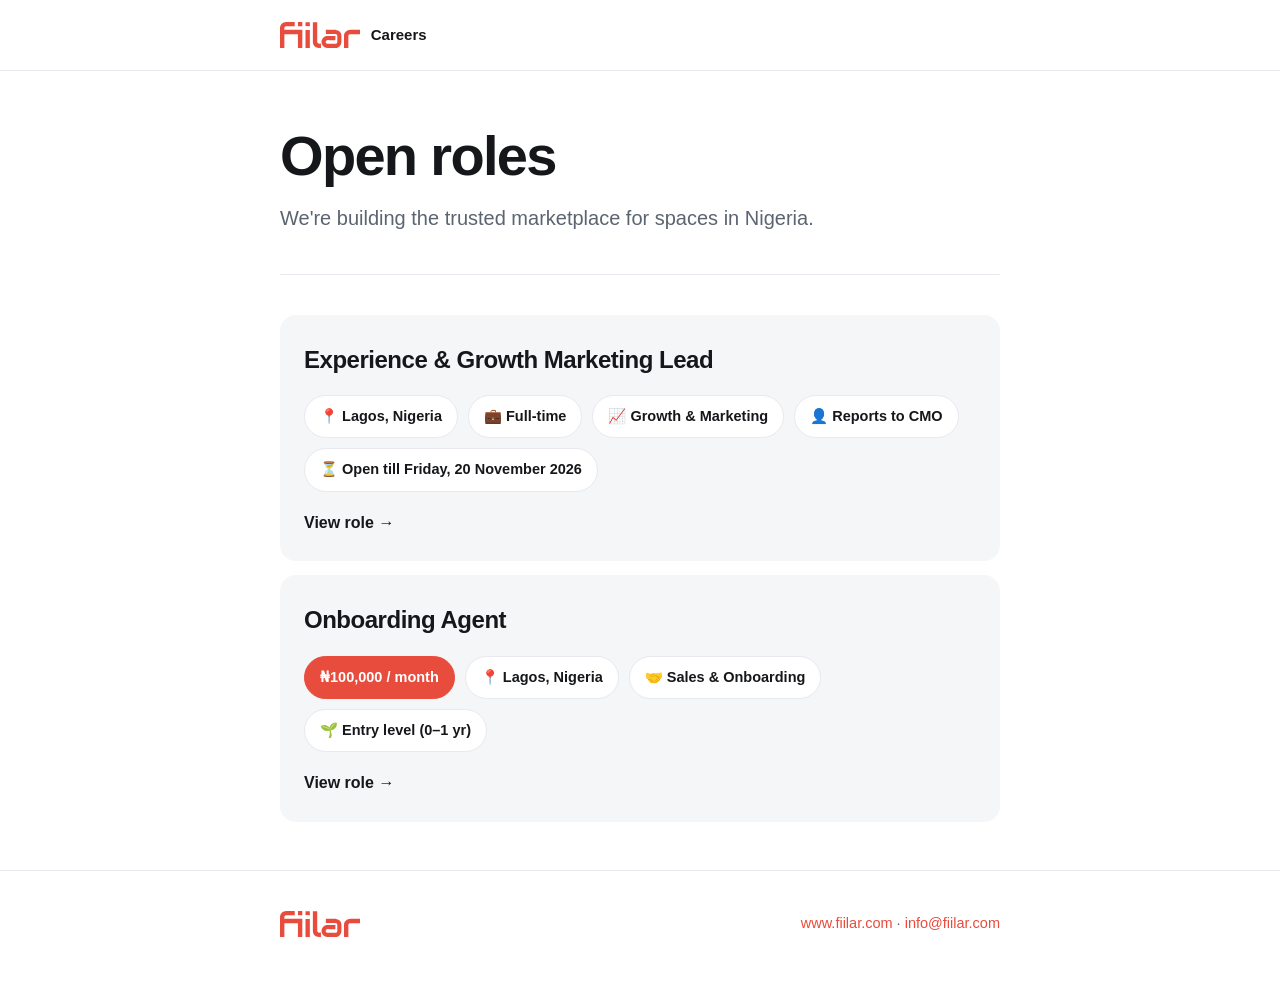
<file: index.html>
<!DOCTYPE html>
<!-- Generated by build.mjs from jobs.mjs. Edit those, then run: node build.mjs -->
<html lang="en">
<head>
  <meta charset="UTF-8" />
  <meta name="viewport" content="width=device-width, initial-scale=1.0" />
  <title>Careers at Fiilar · Open roles in Lagos</title>
  <link rel="icon" type="image/png" href="logo-icon.png" />
  <meta name="description" content="Fiilar is hiring in Lagos: Experience &amp; Growth Marketing Lead, Onboarding Agent. See the roles and apply." />

  <meta property="og:title" content="We're hiring at Fiilar" />
  <meta property="og:description" content="Open roles in Lagos: Experience &amp; Growth Marketing Lead, Onboarding Agent. Apply today." />
  <meta property="og:type" content="website" />
  <meta property="og:url" content="https://careers.fiilar.com/" />
  <meta property="og:image" content="https://careers.fiilar.com/experience-growth-marketing-lead/og.jpg" />
  <meta property="og:image:alt" content="We're hiring: Experience &amp; Growth Marketing Lead at Fiilar" />
  <meta name="twitter:card" content="summary" />

  <link rel="stylesheet" href="styles.css" />
</head>
<body>

  <header>
    <div class="wrap header-row">
      <a class="logo" href="./"><img src="logo.svg" alt="Fiilar" /><span>Careers</span></a>
    </div>
  </header>

  <main>
    <div class="wrap">
      <section class="hero">
        <h1>Open roles</h1>
        <p class="lede">We're building the trusted marketplace for spaces in Nigeria.</p>
      </section>

      <section class="block">
        <div class="roles">
          <a class="role" href="experience-growth-marketing-lead/">
            <h2>Experience &amp; Growth Marketing Lead</h2>
            <div class="chips">
              <span class="chip">📍 Lagos, Nigeria</span>
              <span class="chip">💼 Full-time</span>
              <span class="chip">📈 Growth &amp; Marketing</span>
              <span class="chip">👤 Reports to CMO</span>
              <span class="chip">⏳ Open till Friday, 20 November 2026</span>
            </div>
            <span class="more">View role →</span>
          </a>
          <a class="role" href="onboarding-agent/">
            <h2>Onboarding Agent</h2>
            <div class="chips">
              <span class="chip pay money">₦100,000 / month</span>
              <span class="chip">📍 Lagos, Nigeria</span>
              <span class="chip">🤝 Sales &amp; Onboarding</span>
              <span class="chip">🌱 Entry level (0–1 yr)</span>
            </div>
            <span class="more">View role →</span>
          </a>
        </div>
      </section>
    </div>
  </main>

  <footer>
    <div class="wrap footer-row">
      <div class="logo"><img src="logo.svg" alt="Fiilar" /></div>
      <div>
        <a href="https://www.fiilar.com" target="_blank" rel="noopener">www.fiilar.com</a> ·
        <a href="mailto:info@fiilar.com">info@fiilar.com</a>
      </div>
    </div>
  </footer>

  <script>
    // Many in-app browsers refuse navigator.clipboard; execCommand still copies there.
    const copy = async (text) => {
      try { await navigator.clipboard.writeText(text); return true } catch {}
      const t = Object.assign(document.createElement("textarea"), { value: text })
      document.body.append(t)
      t.select()
      const ok = document.execCommand("copy")
      t.remove()
      return ok
    }
    for (const b of document.querySelectorAll("[data-copy]")) {
      b.hidden = false
      b.addEventListener("click", async () => {
        if (!(await copy(b.dataset.copy))) return
        b.textContent = "Copied"
        setTimeout(() => (b.textContent = "Copy"), 2000)
      })
    }
  </script>

</body>
</html>
</file>
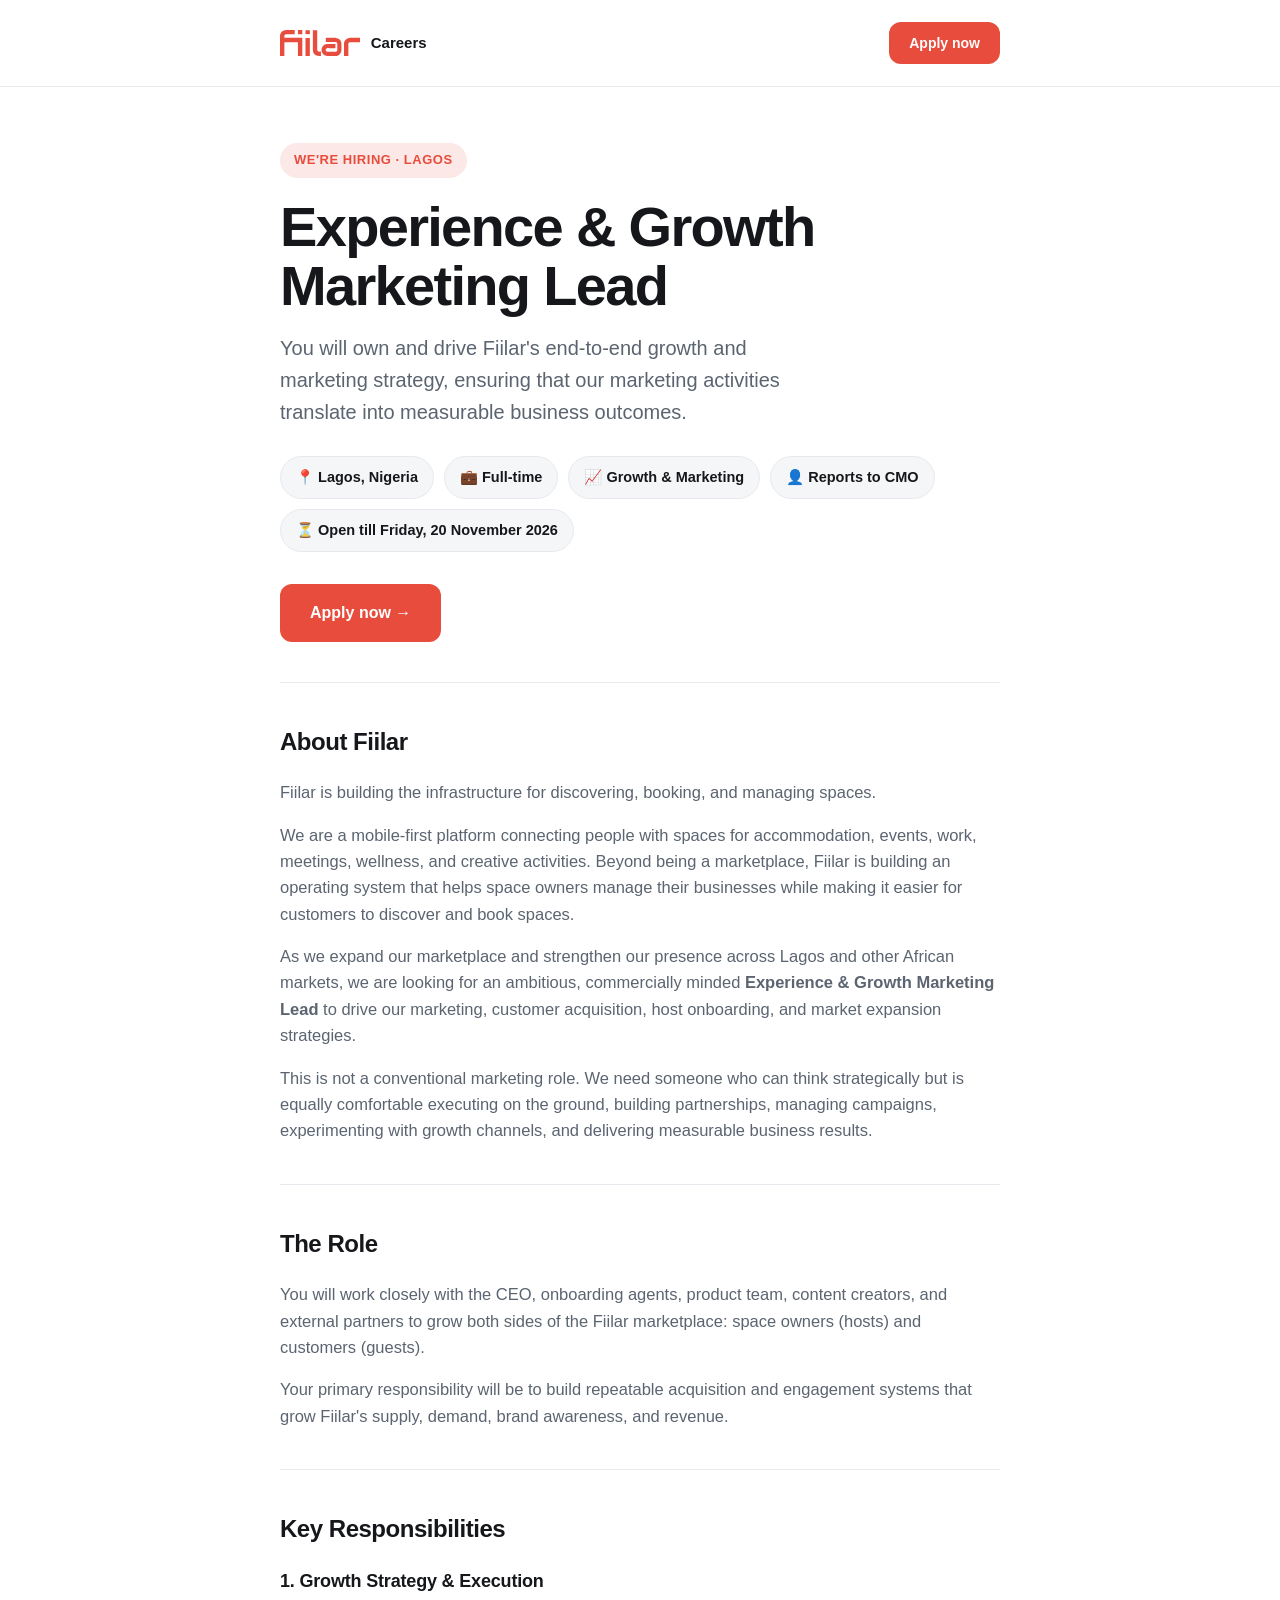
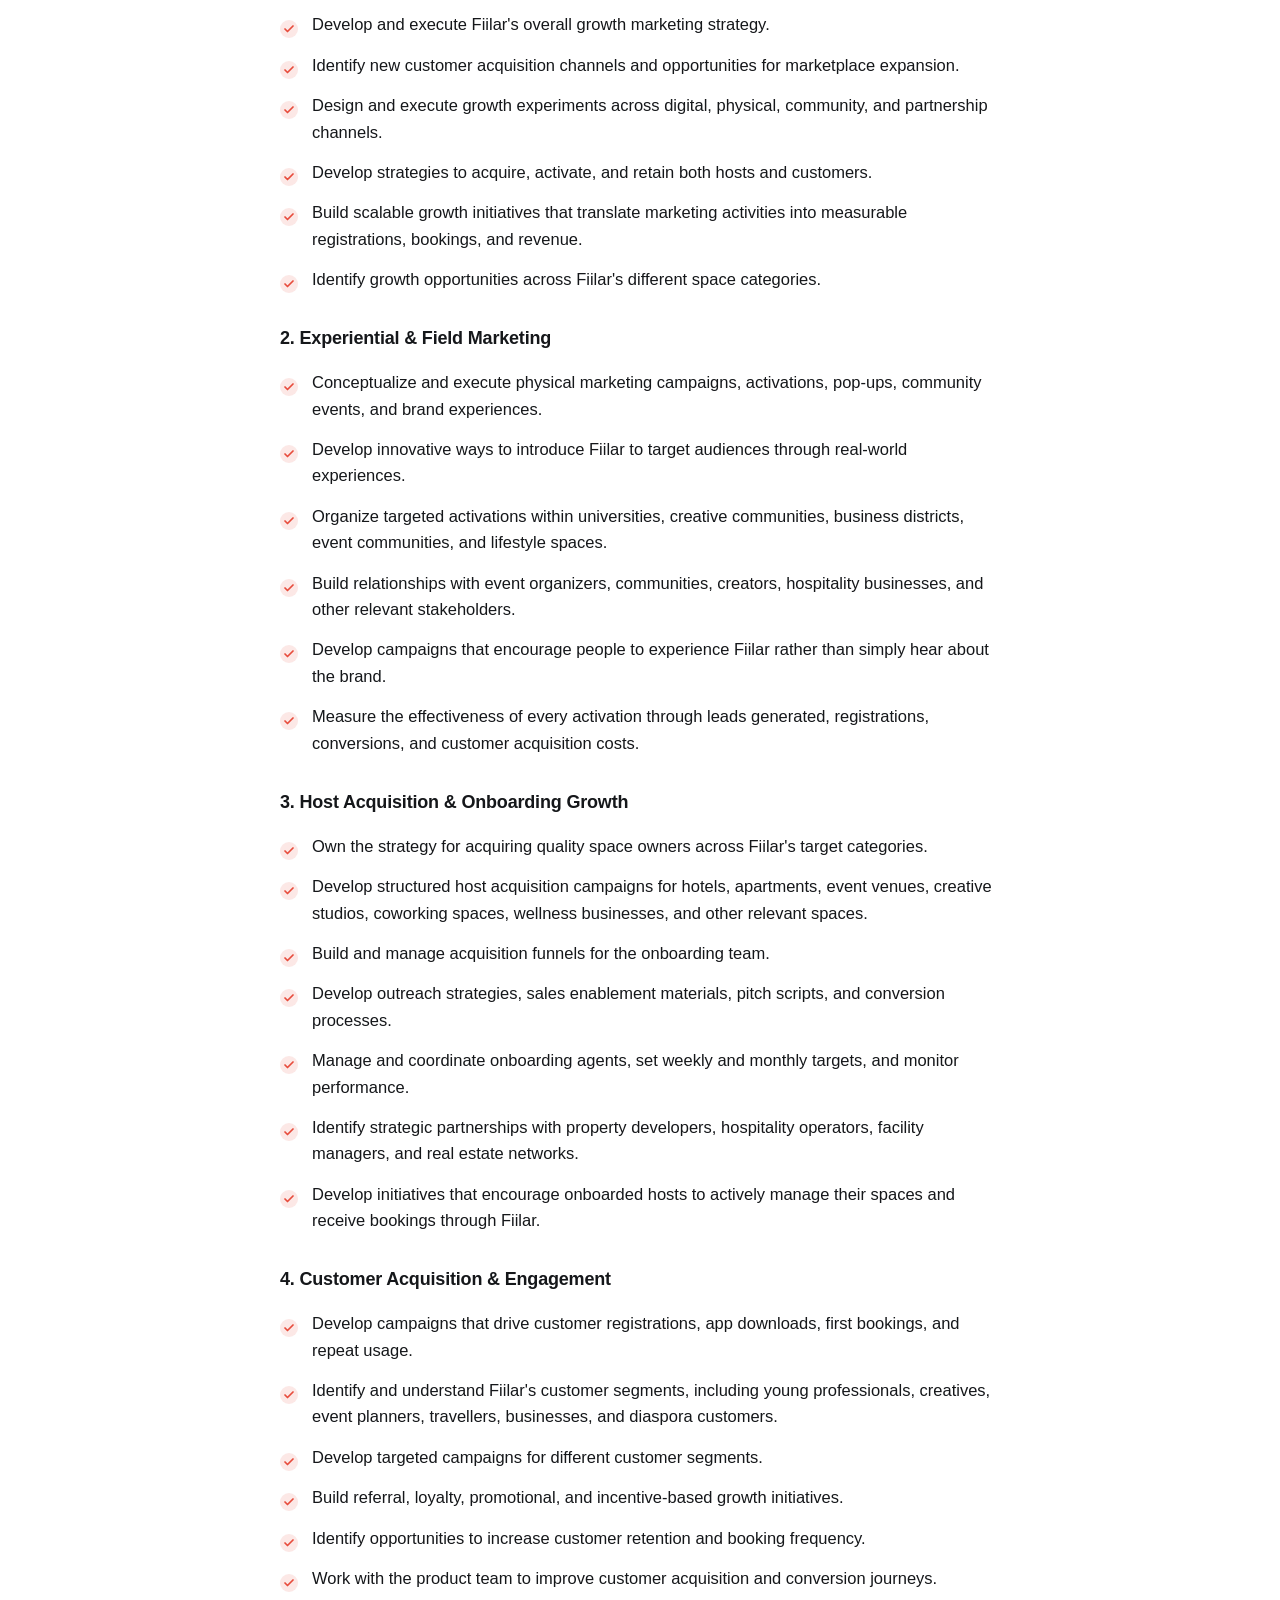
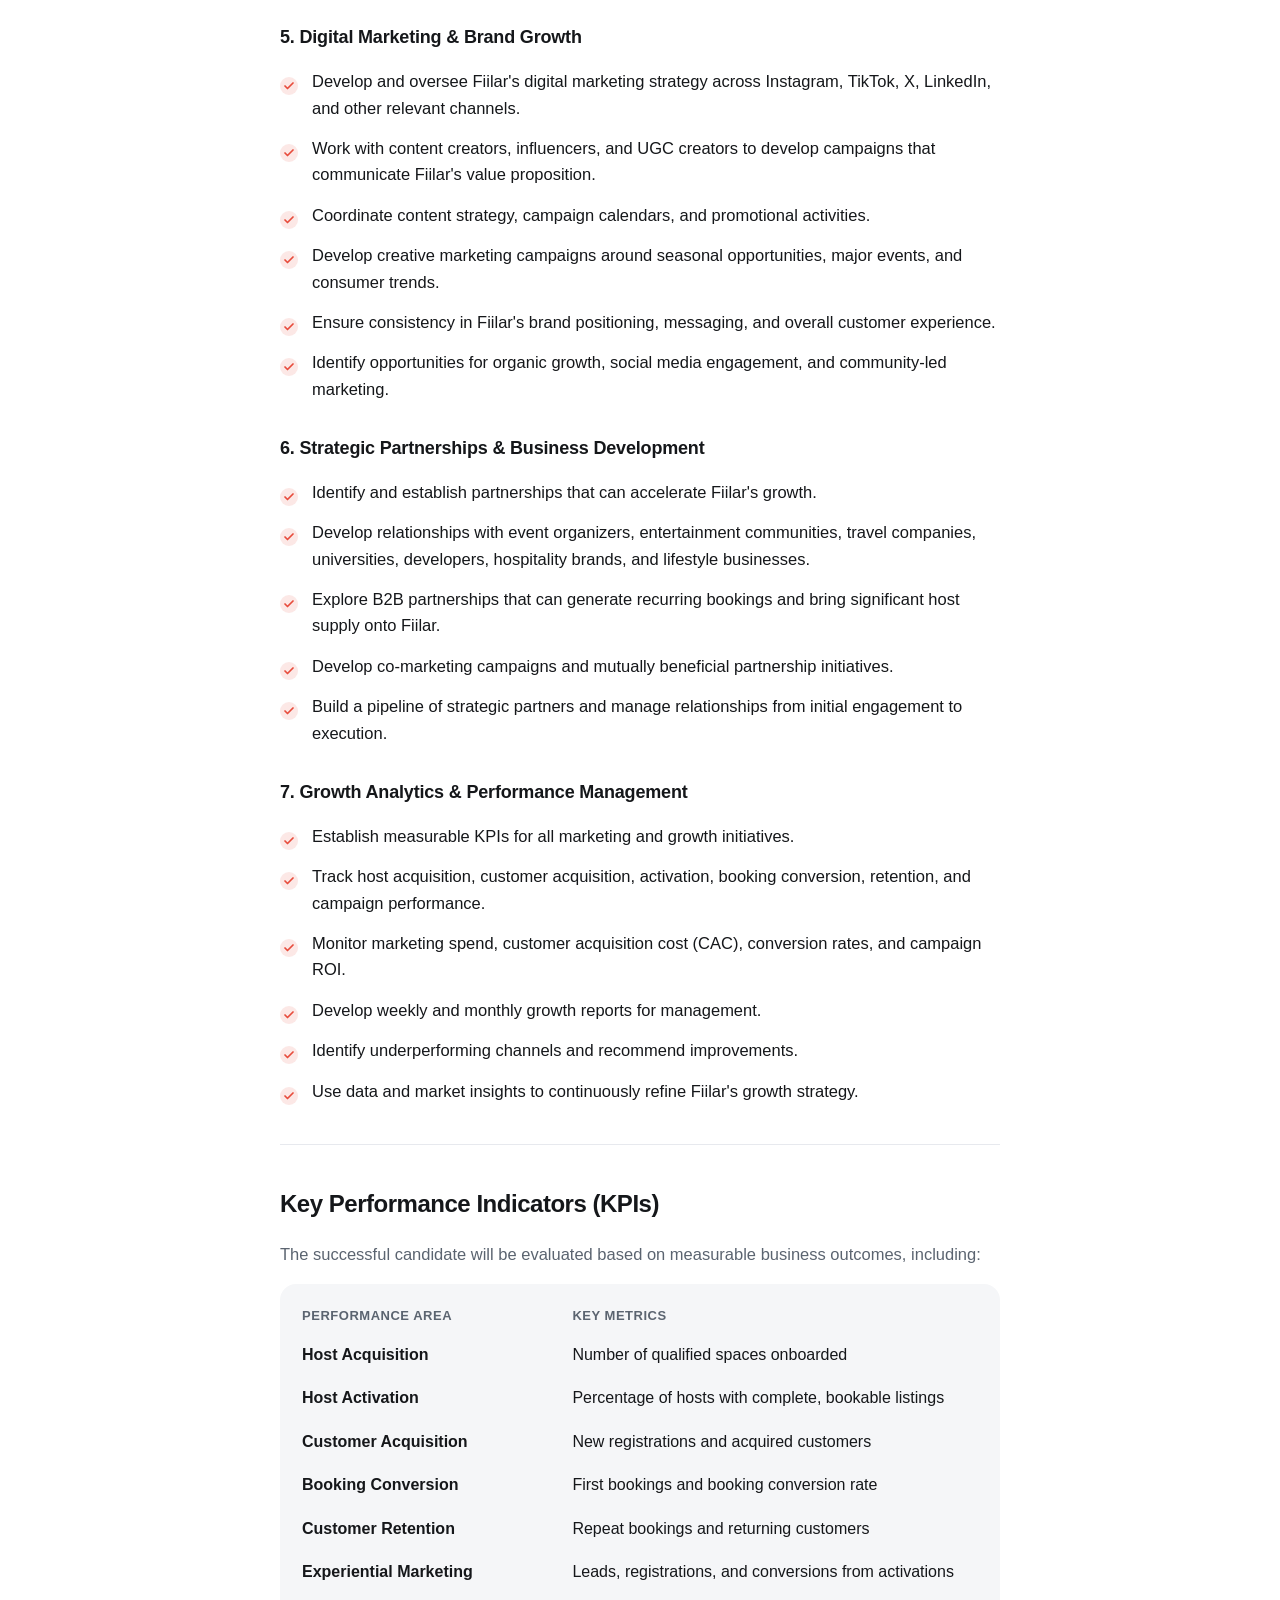
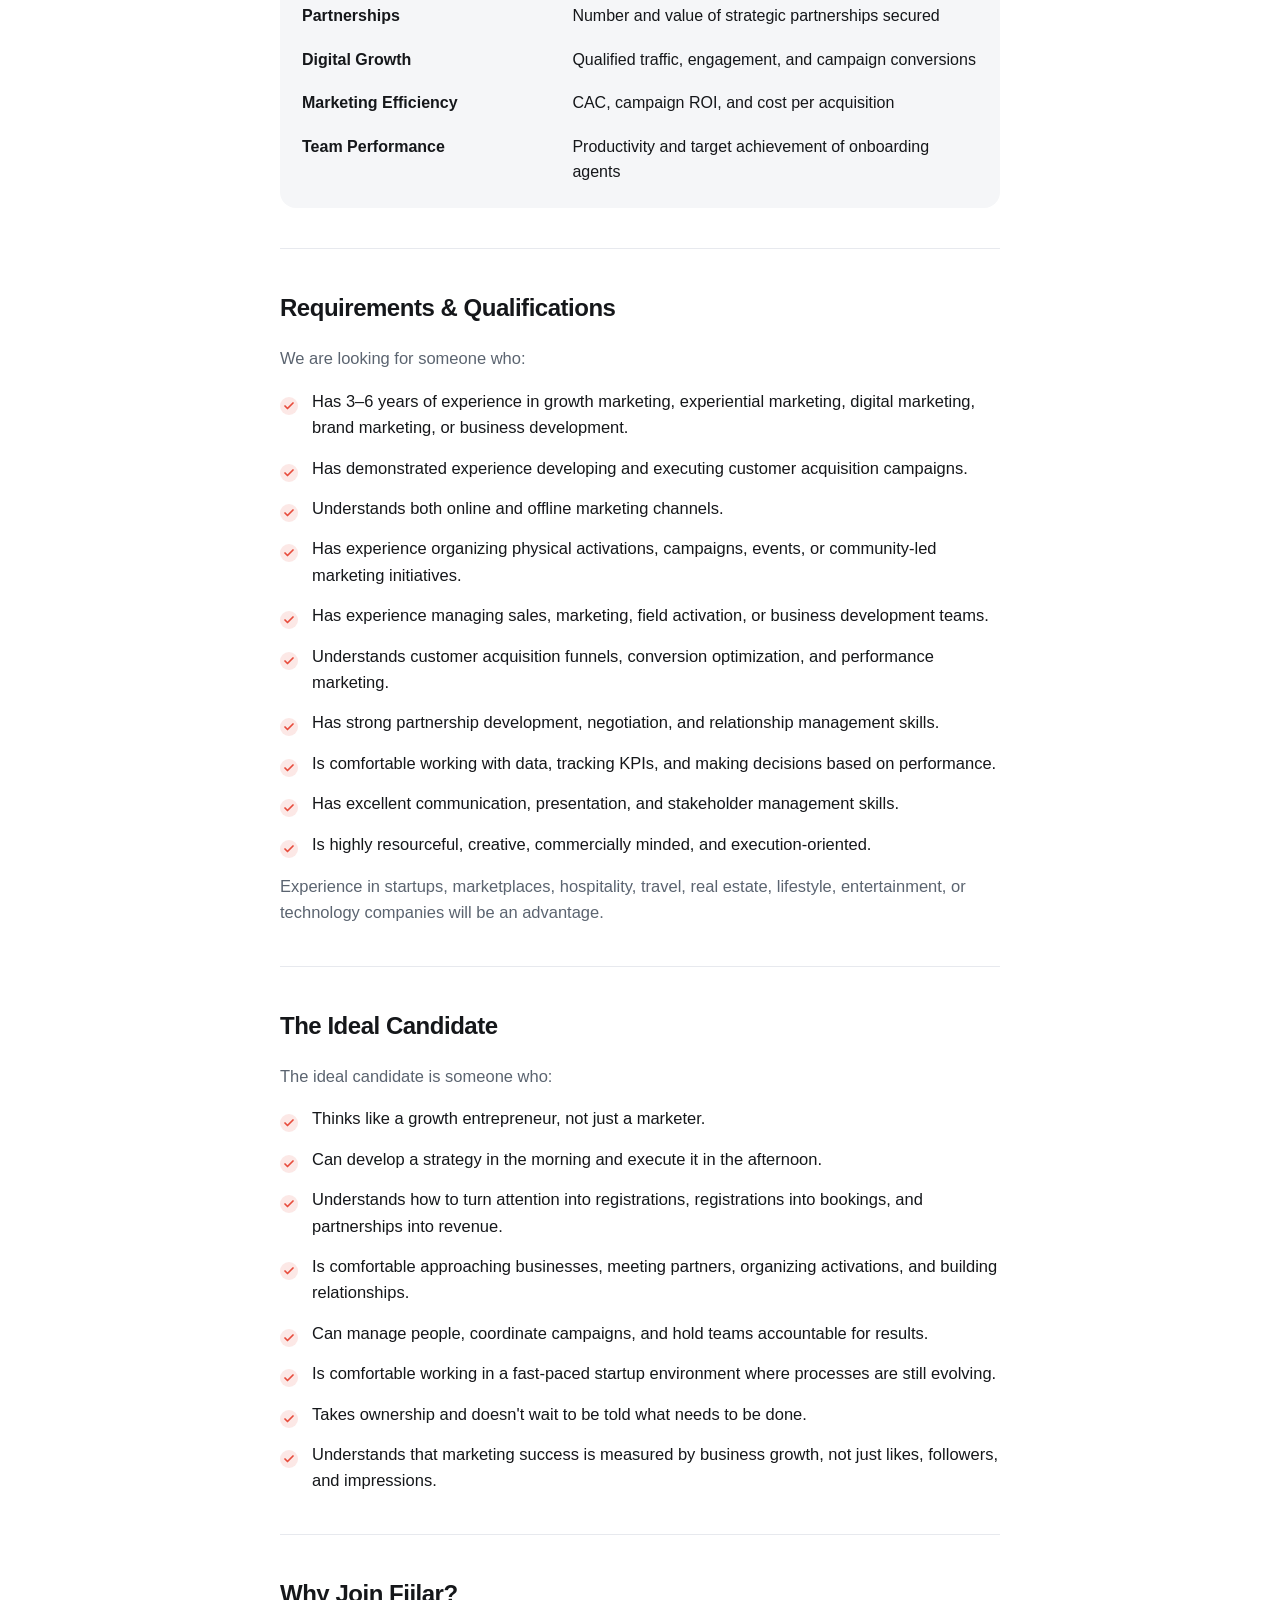
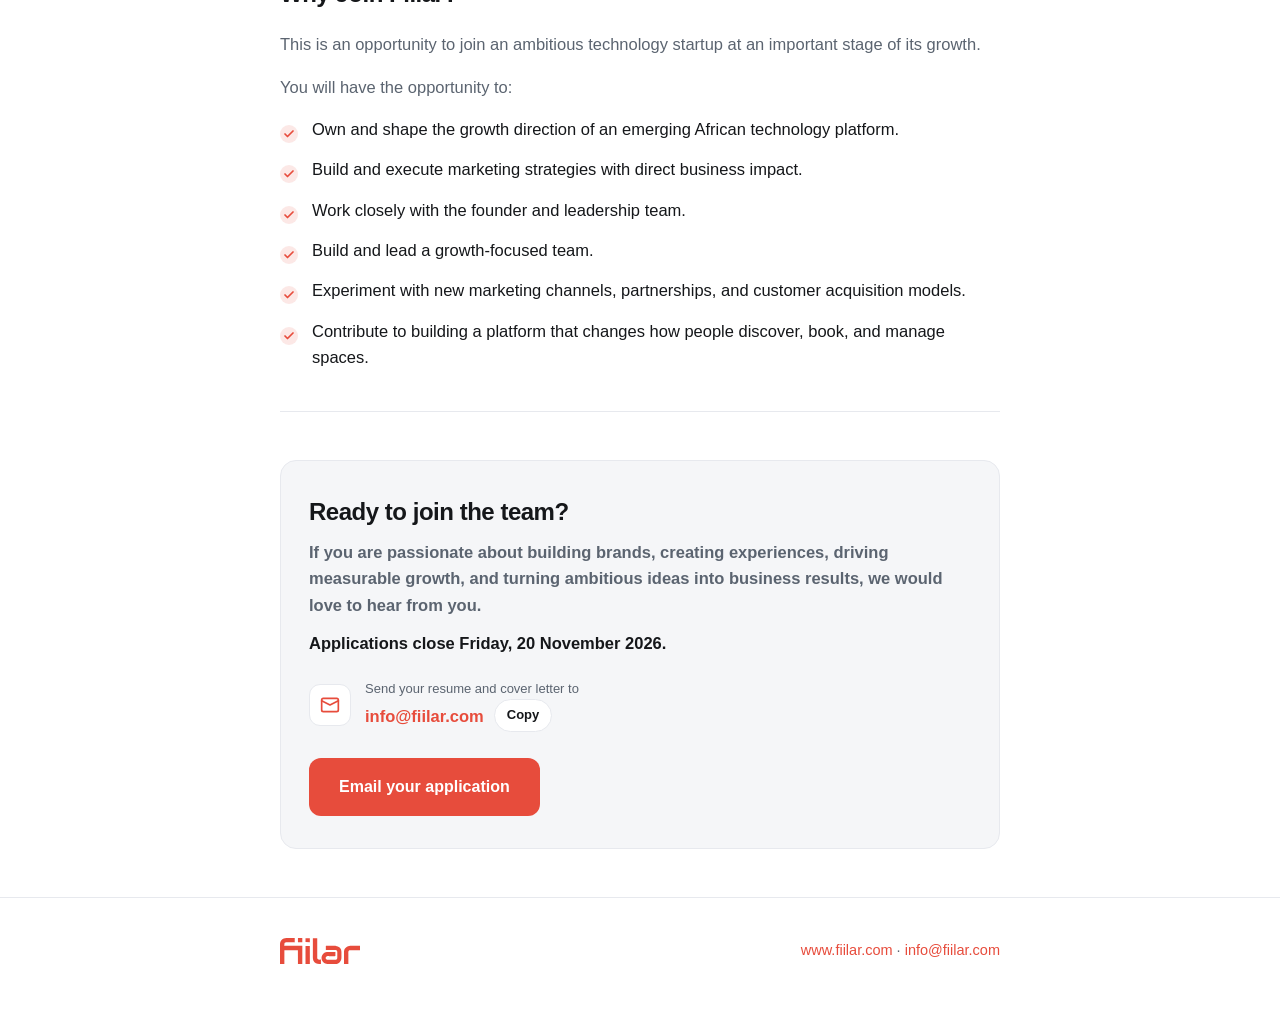
<file: experience-growth-marketing-lead/index.html>
<!DOCTYPE html>
<!-- Generated by build.mjs from jobs.mjs. Edit those, then run: node build.mjs -->
<html lang="en">
<head>
  <meta charset="UTF-8" />
  <meta name="viewport" content="width=device-width, initial-scale=1.0" />
  <title>Experience &amp; Growth Marketing Lead · Fiilar Careers (Lagos)</title>
  <link rel="icon" type="image/png" href="../logo-icon.png" />
  <meta name="description" content="Fiilar is hiring an Experience &amp; Growth Marketing Lead in Lagos. Full-time, reporting to the CMO. Own and drive Fiilar's end-to-end growth and marketing strategy. Open till Friday, 20 November 2026." />

  <meta property="og:title" content="We're hiring: Experience &amp; Growth Marketing Lead at Fiilar" />
  <meta property="og:description" content="Full-time · Lagos · Reports to the CMO. Own Fiilar's growth and marketing. Open till Friday, 20 November 2026." />
  <meta property="og:type" content="website" />
  <meta property="og:url" content="https://careers.fiilar.com/experience-growth-marketing-lead/" />
  <meta property="og:image" content="https://careers.fiilar.com/experience-growth-marketing-lead/og.jpg" />
  <meta property="og:image:alt" content="We're hiring: Experience &amp; Growth Marketing Lead at Fiilar" />
  <meta name="twitter:card" content="summary" />

  <link rel="stylesheet" href="../styles.css" />
</head>
<body>

  <header>
    <div class="wrap header-row">
      <a class="logo" href="../"><img src="../logo.svg" alt="Fiilar" /><span>Careers</span></a>
      <a class="cta" style="margin:0; padding:10px 20px; font-size:14px;" href="#apply">Apply now</a>
    </div>
  </header>

  <main>
    <div class="wrap">
      <section class="hero">
        <span class="tag">We're hiring · Lagos</span>
        <h1>Experience &amp; Growth Marketing Lead</h1>
        <p class="lede">You will own and drive Fiilar's end-to-end growth and marketing strategy, ensuring that our marketing activities translate into measurable business outcomes.</p>

        <div class="chips">
          <span class="chip">📍 Lagos, Nigeria</span>
          <span class="chip">💼 Full-time</span>
          <span class="chip">📈 Growth &amp; Marketing</span>
          <span class="chip">👤 Reports to CMO</span>
          <span class="chip">⏳ Open till Friday, 20 November 2026</span>
        </div>

        <a class="cta" href="#apply">Apply now →</a>
      </section>

      <section class="block">
        <h2>About Fiilar</h2>
        <p>Fiilar is building the infrastructure for discovering, booking, and managing spaces.</p>
        <p>We are a mobile-first platform connecting people with spaces for accommodation, events, work, meetings, wellness, and creative activities. Beyond being a marketplace, Fiilar is building an operating system that helps space owners manage their businesses while making it easier for customers to discover and book spaces.</p>
        <p>As we expand our marketplace and strengthen our presence across Lagos and other African markets, we are looking for an ambitious, commercially minded <strong>Experience &amp; Growth Marketing Lead</strong> to drive our marketing, customer acquisition, host onboarding, and market expansion strategies.</p>
        <p>This is not a conventional marketing role. We need someone who can think strategically but is equally comfortable executing on the ground, building partnerships, managing campaigns, experimenting with growth channels, and delivering measurable business results.</p>
      </section>

      <section class="block">
        <h2>The Role</h2>
        <p>You will work closely with the CEO, onboarding agents, product team, content creators, and external partners to grow both sides of the Fiilar marketplace: space owners (hosts) and customers (guests).</p>
        <p>Your primary responsibility will be to build repeatable acquisition and engagement systems that grow Fiilar's supply, demand, brand awareness, and revenue.</p>
      </section>

      <section class="block">
        <h2>Key Responsibilities</h2>
        <h3>1. Growth Strategy &amp; Execution</h3>
        <ul class="list">
          <li>Develop and execute Fiilar's overall growth marketing strategy.</li>
          <li>Identify new customer acquisition channels and opportunities for marketplace expansion.</li>
          <li>Design and execute growth experiments across digital, physical, community, and partnership channels.</li>
          <li>Develop strategies to acquire, activate, and retain both hosts and customers.</li>
          <li>Build scalable growth initiatives that translate marketing activities into measurable registrations, bookings, and revenue.</li>
          <li>Identify growth opportunities across Fiilar's different space categories.</li>
        </ul>
        <h3>2. Experiential &amp; Field Marketing</h3>
        <ul class="list">
          <li>Conceptualize and execute physical marketing campaigns, activations, pop-ups, community events, and brand experiences.</li>
          <li>Develop innovative ways to introduce Fiilar to target audiences through real-world experiences.</li>
          <li>Organize targeted activations within universities, creative communities, business districts, event communities, and lifestyle spaces.</li>
          <li>Build relationships with event organizers, communities, creators, hospitality businesses, and other relevant stakeholders.</li>
          <li>Develop campaigns that encourage people to experience Fiilar rather than simply hear about the brand.</li>
          <li>Measure the effectiveness of every activation through leads generated, registrations, conversions, and customer acquisition costs.</li>
        </ul>
        <h3>3. Host Acquisition &amp; Onboarding Growth</h3>
        <ul class="list">
          <li>Own the strategy for acquiring quality space owners across Fiilar's target categories.</li>
          <li>Develop structured host acquisition campaigns for hotels, apartments, event venues, creative studios, coworking spaces, wellness businesses, and other relevant spaces.</li>
          <li>Build and manage acquisition funnels for the onboarding team.</li>
          <li>Develop outreach strategies, sales enablement materials, pitch scripts, and conversion processes.</li>
          <li>Manage and coordinate onboarding agents, set weekly and monthly targets, and monitor performance.</li>
          <li>Identify strategic partnerships with property developers, hospitality operators, facility managers, and real estate networks.</li>
          <li>Develop initiatives that encourage onboarded hosts to actively manage their spaces and receive bookings through Fiilar.</li>
        </ul>
        <h3>4. Customer Acquisition &amp; Engagement</h3>
        <ul class="list">
          <li>Develop campaigns that drive customer registrations, app downloads, first bookings, and repeat usage.</li>
          <li>Identify and understand Fiilar's customer segments, including young professionals, creatives, event planners, travellers, businesses, and diaspora customers.</li>
          <li>Develop targeted campaigns for different customer segments.</li>
          <li>Build referral, loyalty, promotional, and incentive-based growth initiatives.</li>
          <li>Identify opportunities to increase customer retention and booking frequency.</li>
          <li>Work with the product team to improve customer acquisition and conversion journeys.</li>
        </ul>
        <h3>5. Digital Marketing &amp; Brand Growth</h3>
        <ul class="list">
          <li>Develop and oversee Fiilar's digital marketing strategy across Instagram, TikTok, X, LinkedIn, and other relevant channels.</li>
          <li>Work with content creators, influencers, and UGC creators to develop campaigns that communicate Fiilar's value proposition.</li>
          <li>Coordinate content strategy, campaign calendars, and promotional activities.</li>
          <li>Develop creative marketing campaigns around seasonal opportunities, major events, and consumer trends.</li>
          <li>Ensure consistency in Fiilar's brand positioning, messaging, and overall customer experience.</li>
          <li>Identify opportunities for organic growth, social media engagement, and community-led marketing.</li>
        </ul>
        <h3>6. Strategic Partnerships &amp; Business Development</h3>
        <ul class="list">
          <li>Identify and establish partnerships that can accelerate Fiilar's growth.</li>
          <li>Develop relationships with event organizers, entertainment communities, travel companies, universities, developers, hospitality brands, and lifestyle businesses.</li>
          <li>Explore B2B partnerships that can generate recurring bookings and bring significant host supply onto Fiilar.</li>
          <li>Develop co-marketing campaigns and mutually beneficial partnership initiatives.</li>
          <li>Build a pipeline of strategic partners and manage relationships from initial engagement to execution.</li>
        </ul>
        <h3>7. Growth Analytics &amp; Performance Management</h3>
        <ul class="list">
          <li>Establish measurable KPIs for all marketing and growth initiatives.</li>
          <li>Track host acquisition, customer acquisition, activation, booking conversion, retention, and campaign performance.</li>
          <li>Monitor marketing spend, customer acquisition cost (CAC), conversion rates, and campaign ROI.</li>
          <li>Develop weekly and monthly growth reports for management.</li>
          <li>Identify underperforming channels and recommend improvements.</li>
          <li>Use data and market insights to continuously refine Fiilar's growth strategy.</li>
        </ul>
      </section>

      <section class="block">
        <h2>Key Performance Indicators (KPIs)</h2>
        <p>The successful candidate will be evaluated based on measurable business outcomes, including:</p>
        <div class="table-wrap">
          <table class="data-table">
            <thead><tr><th>Performance Area</th><th>Key Metrics</th></tr></thead>
            <tbody>
              <tr><td>Host Acquisition</td><td>Number of qualified spaces onboarded</td></tr>
              <tr><td>Host Activation</td><td>Percentage of hosts with complete, bookable listings</td></tr>
              <tr><td>Customer Acquisition</td><td>New registrations and acquired customers</td></tr>
              <tr><td>Booking Conversion</td><td>First bookings and booking conversion rate</td></tr>
              <tr><td>Customer Retention</td><td>Repeat bookings and returning customers</td></tr>
              <tr><td>Experiential Marketing</td><td>Leads, registrations, and conversions from activations</td></tr>
              <tr><td>Partnerships</td><td>Number and value of strategic partnerships secured</td></tr>
              <tr><td>Digital Growth</td><td>Qualified traffic, engagement, and campaign conversions</td></tr>
              <tr><td>Marketing Efficiency</td><td>CAC, campaign ROI, and cost per acquisition</td></tr>
              <tr><td>Team Performance</td><td>Productivity and target achievement of onboarding agents</td></tr>
            </tbody>
          </table>
        </div>
      </section>

      <section class="block">
        <h2>Requirements &amp; Qualifications</h2>
        <p>We are looking for someone who:</p>
        <ul class="list">
          <li>Has 3–6 years of experience in growth marketing, experiential marketing, digital marketing, brand marketing, or business development.</li>
          <li>Has demonstrated experience developing and executing customer acquisition campaigns.</li>
          <li>Understands both online and offline marketing channels.</li>
          <li>Has experience organizing physical activations, campaigns, events, or community-led marketing initiatives.</li>
          <li>Has experience managing sales, marketing, field activation, or business development teams.</li>
          <li>Understands customer acquisition funnels, conversion optimization, and performance marketing.</li>
          <li>Has strong partnership development, negotiation, and relationship management skills.</li>
          <li>Is comfortable working with data, tracking KPIs, and making decisions based on performance.</li>
          <li>Has excellent communication, presentation, and stakeholder management skills.</li>
          <li>Is highly resourceful, creative, commercially minded, and execution-oriented.</li>
        </ul>
        <p>Experience in startups, marketplaces, hospitality, travel, real estate, lifestyle, entertainment, or technology companies will be an advantage.</p>
      </section>

      <section class="block">
        <h2>The Ideal Candidate</h2>
        <p>The ideal candidate is someone who:</p>
        <ul class="list">
          <li>Thinks like a growth entrepreneur, not just a marketer.</li>
          <li>Can develop a strategy in the morning and execute it in the afternoon.</li>
          <li>Understands how to turn attention into registrations, registrations into bookings, and partnerships into revenue.</li>
          <li>Is comfortable approaching businesses, meeting partners, organizing activations, and building relationships.</li>
          <li>Can manage people, coordinate campaigns, and hold teams accountable for results.</li>
          <li>Is comfortable working in a fast-paced startup environment where processes are still evolving.</li>
          <li>Takes ownership and doesn't wait to be told what needs to be done.</li>
          <li>Understands that marketing success is measured by business growth, not just likes, followers, and impressions.</li>
        </ul>
      </section>

      <section class="block">
        <h2>Why Join Fiilar?</h2>
        <p>This is an opportunity to join an ambitious technology startup at an important stage of its growth.</p>
        <p>You will have the opportunity to:</p>
        <ul class="list">
          <li>Own and shape the growth direction of an emerging African technology platform.</li>
          <li>Build and execute marketing strategies with direct business impact.</li>
          <li>Work closely with the founder and leadership team.</li>
          <li>Build and lead a growth-focused team.</li>
          <li>Experiment with new marketing channels, partnerships, and customer acquisition models.</li>
          <li>Contribute to building a platform that changes how people discover, book, and manage spaces.</li>
        </ul>
      </section>

      <section class="block" id="apply">
        <div class="apply-card">
          <h2>Ready to join the team?</h2>
          <p><strong>If you are passionate about building brands, creating experiences, driving measurable growth, and turning ambitious ideas into business results, we would love to hear from you.</strong></p>
          <p class="closes">Applications close Friday, 20 November 2026.</p>

          <div class="apply-methods">
            <div class="apply-row">
              <div class="ic">
                <svg width="20" height="20" viewBox="0 0 24 24" fill="none" stroke="currentColor" stroke-width="2" stroke-linecap="round" stroke-linejoin="round"><rect x="2" y="4" width="20" height="16" rx="2"/><path d="m22 7-10 5L2 7"/></svg>
              </div>
              <div>
                <div class="label">Send your resume and cover letter to</div>
                <div class="val"><a href="mailto:info@fiilar.com?subject=Application%3A%20Experience%20%26%20Growth%20Marketing%20Lead%20(Lagos)">info@fiilar.com</a> <button class="copy" type="button" data-copy="info@fiilar.com" hidden>Copy</button></div>
              </div>
            </div>
          </div>

          <div class="btns">
            <a class="cta" style="margin-top:0;" href="mailto:info@fiilar.com?subject=Application%3A%20Experience%20%26%20Growth%20Marketing%20Lead%20(Lagos)&amp;body=Hi%20Fiilar%20team%2C%0A%0AI'd%20like%20to%20apply%20for%20the%20Experience%20%26%20Growth%20Marketing%20Lead%20role.%0A%0AName%3A%0APhone%3A%0ALinkedIn%3A%0A%0AMy%20resume%20and%20cover%20letter%20are%20attached.%0A">Email your application</a>
          </div>
        </div>
      </section>
    </div>
  </main>

  <footer>
    <div class="wrap footer-row">
      <div class="logo"><img src="../logo.svg" alt="Fiilar" /></div>
      <div>
        <a href="https://www.fiilar.com" target="_blank" rel="noopener">www.fiilar.com</a> ·
        <a href="mailto:info@fiilar.com">info@fiilar.com</a>
      </div>
    </div>
  </footer>

  <script>
    // Many in-app browsers refuse navigator.clipboard; execCommand still copies there.
    const copy = async (text) => {
      try { await navigator.clipboard.writeText(text); return true } catch {}
      const t = Object.assign(document.createElement("textarea"), { value: text })
      document.body.append(t)
      t.select()
      const ok = document.execCommand("copy")
      t.remove()
      return ok
    }
    for (const b of document.querySelectorAll("[data-copy]")) {
      b.hidden = false
      b.addEventListener("click", async () => {
        if (!(await copy(b.dataset.copy))) return
        b.textContent = "Copied"
        setTimeout(() => (b.textContent = "Copy"), 2000)
      })
    }
  </script>

</body>
</html>
</file>
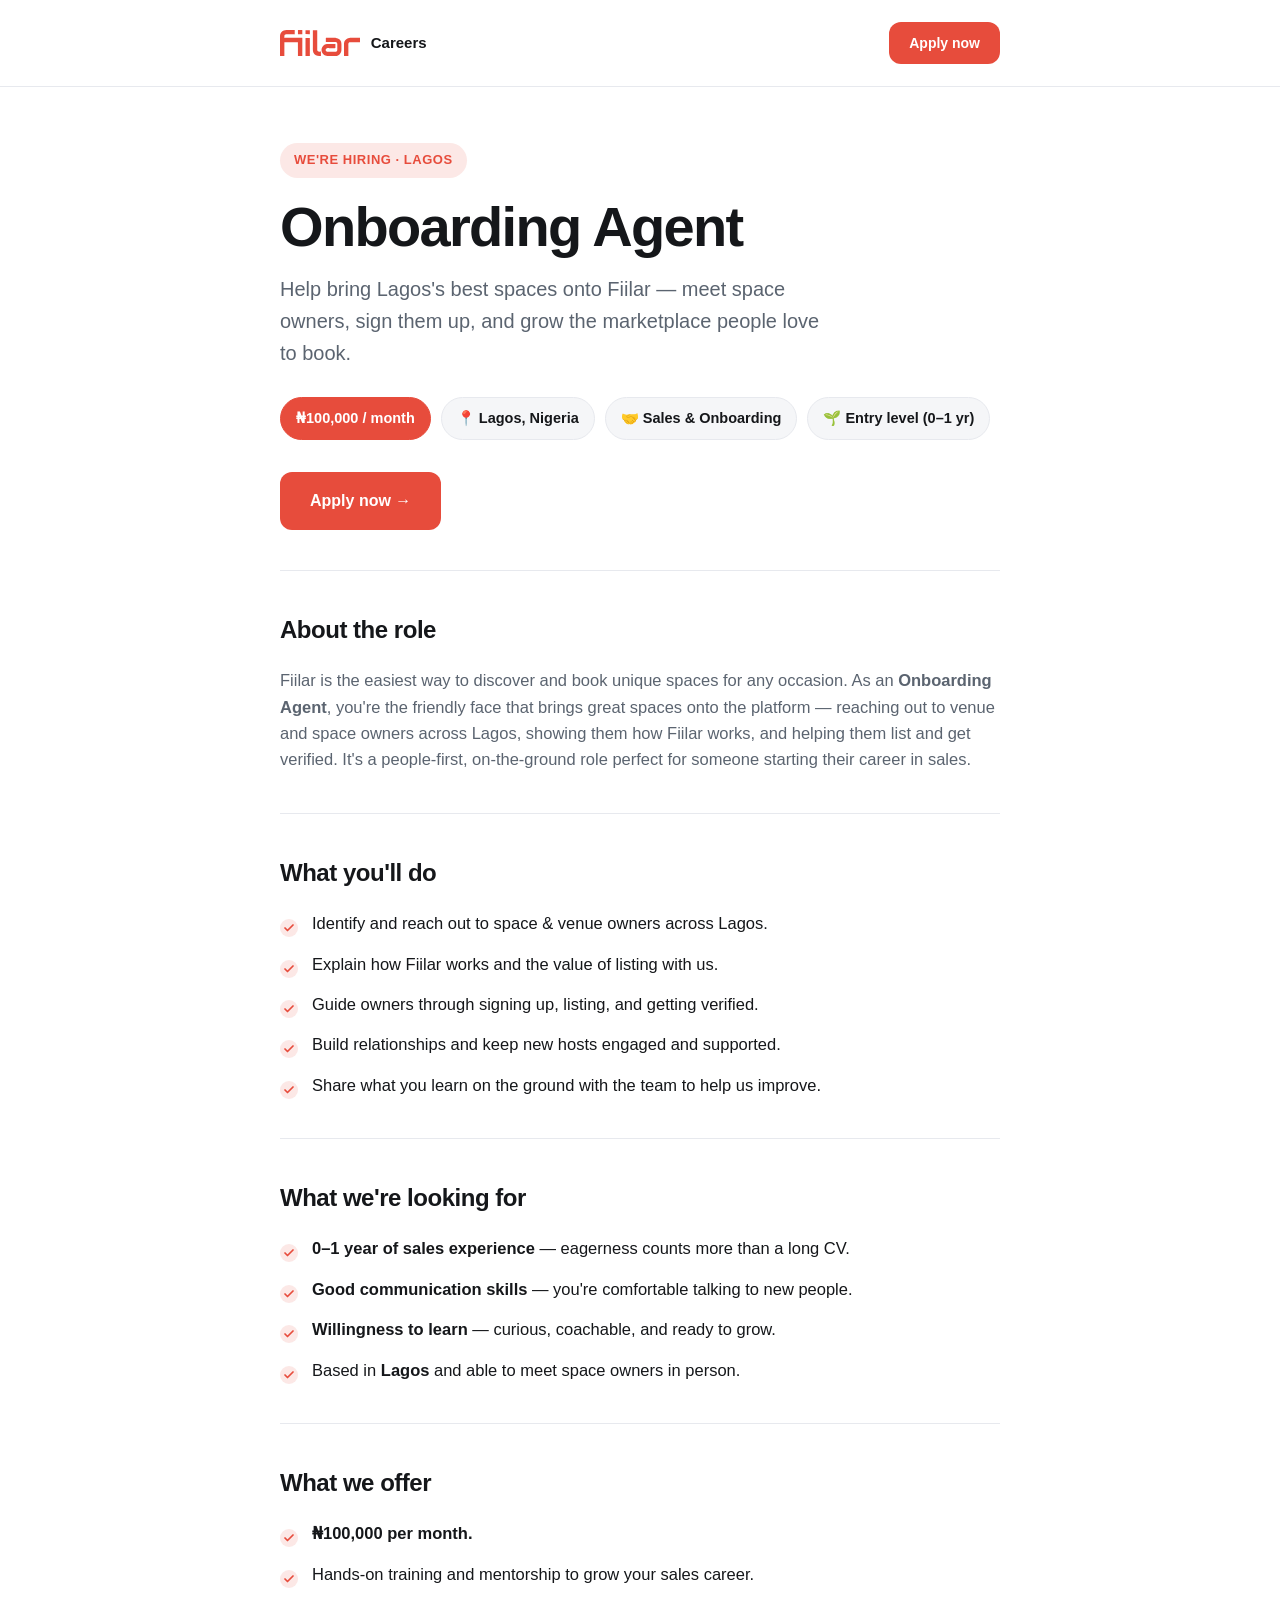
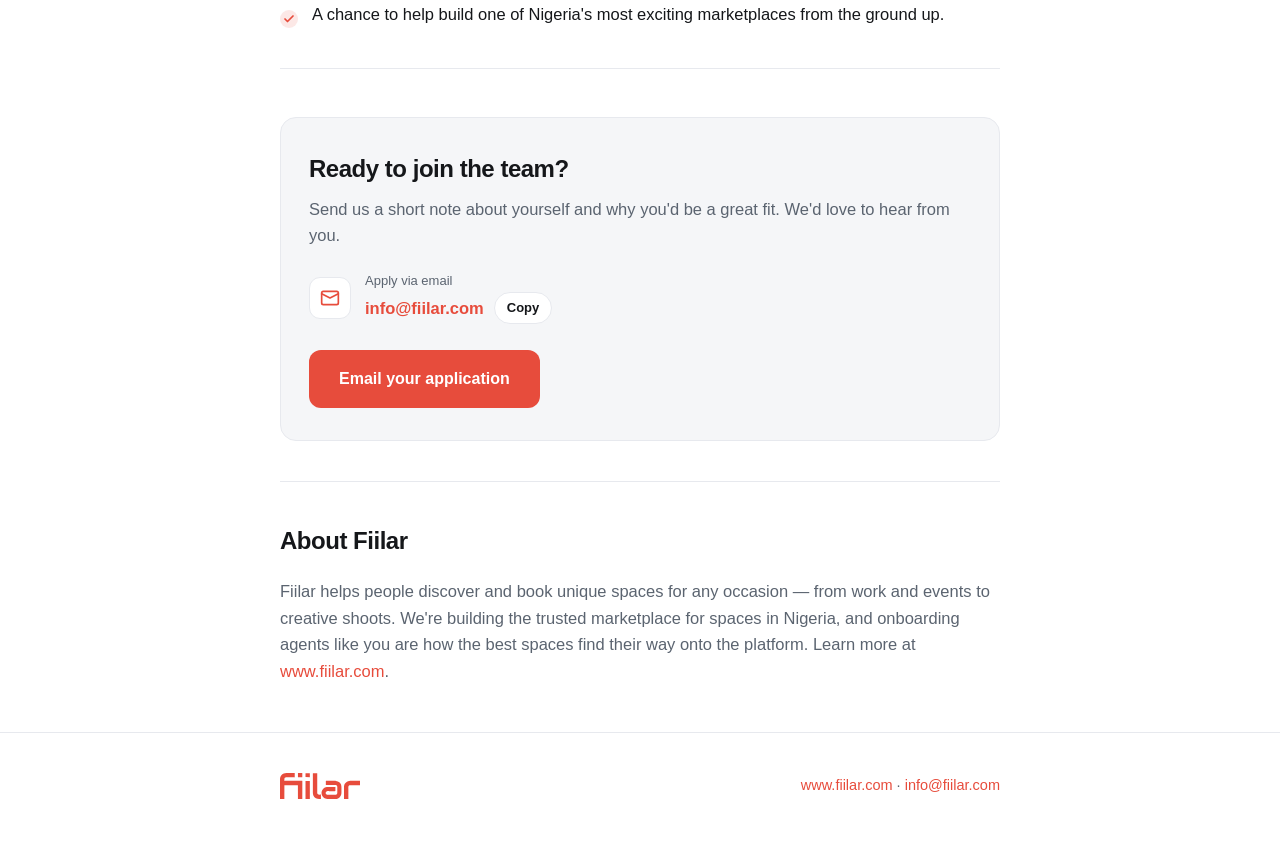
<file: onboarding-agent/index.html>
<!DOCTYPE html>
<!-- Generated by build.mjs from jobs.mjs. Edit those, then run: node build.mjs -->
<html lang="en">
<head>
  <meta charset="UTF-8" />
  <meta name="viewport" content="width=device-width, initial-scale=1.0" />
  <title>Onboarding Agent — Fiilar Careers (Lagos)</title>
  <link rel="icon" type="image/png" href="../logo-icon.png" />
  <meta name="description" content="Fiilar is hiring an Onboarding Agent in Lagos. ₦100,000/month. Help bring Lagos's best spaces onto Fiilar. Apply now." />

  <meta property="og:title" content="We're hiring: Onboarding Agent — Fiilar" />
  <meta property="og:description" content="₦100,000/month · Lagos · Help onboard amazing spaces to Fiilar. Apply today." />
  <meta property="og:type" content="website" />
  <meta property="og:url" content="https://careers.fiilar.com/onboarding-agent/" />

  <link rel="stylesheet" href="../styles.css" />
</head>
<body>

  <header>
    <div class="wrap header-row">
      <a class="logo" href="../"><img src="../logo.svg" alt="Fiilar" /><span>Careers</span></a>
      <a class="cta" style="margin:0; padding:10px 20px; font-size:14px;" href="#apply">Apply now</a>
    </div>
  </header>

  <main>
    <div class="wrap">
      <section class="hero">
        <span class="tag">We're hiring · Lagos</span>
        <h1>Onboarding Agent</h1>
        <p class="lede">Help bring Lagos's best spaces onto Fiilar — meet space owners, sign them up, and grow the marketplace people love to book.</p>

        <div class="chips">
          <span class="chip pay money">₦100,000 / month</span>
          <span class="chip">📍 Lagos, Nigeria</span>
          <span class="chip">🤝 Sales &amp; Onboarding</span>
          <span class="chip">🌱 Entry level (0–1 yr)</span>
        </div>

        <a class="cta" href="#apply">Apply now →</a>
      </section>

      <section class="block">
        <h2>About the role</h2>
        <p>Fiilar is the easiest way to discover and book unique spaces for any occasion. As an <strong>Onboarding Agent</strong>, you're the friendly face that brings great spaces onto the platform — reaching out to venue and space owners across Lagos, showing them how Fiilar works, and helping them list and get verified. It's a people-first, on-the-ground role perfect for someone starting their career in sales.</p>
      </section>

      <section class="block">
        <h2>What you'll do</h2>
        <ul class="list">
          <li>Identify and reach out to space &amp; venue owners across Lagos.</li>
          <li>Explain how Fiilar works and the value of listing with us.</li>
          <li>Guide owners through signing up, listing, and getting verified.</li>
          <li>Build relationships and keep new hosts engaged and supported.</li>
          <li>Share what you learn on the ground with the team to help us improve.</li>
        </ul>
      </section>

      <section class="block">
        <h2>What we're looking for</h2>
        <ul class="list">
          <li><strong>0–1 year of sales experience</strong> — eagerness counts more than a long CV.</li>
          <li><strong>Good communication skills</strong> — you're comfortable talking to new people.</li>
          <li><strong>Willingness to learn</strong> — curious, coachable, and ready to grow.</li>
          <li>Based in <strong>Lagos</strong> and able to meet space owners in person.</li>
        </ul>
      </section>

      <section class="block">
        <h2>What we offer</h2>
        <ul class="list">
          <li><strong class="money">₦100,000 per month.</strong></li>
          <li>Hands-on training and mentorship to grow your sales career.</li>
          <li>A chance to help build one of Nigeria's most exciting marketplaces from the ground up.</li>
        </ul>
      </section>

      <section class="block" id="apply">
        <div class="apply-card">
          <h2>Ready to join the team?</h2>
          <p>Send us a short note about yourself and why you'd be a great fit. We'd love to hear from you.</p>

          <div class="apply-methods">
            <div class="apply-row">
              <div class="ic">
                <svg width="20" height="20" viewBox="0 0 24 24" fill="none" stroke="currentColor" stroke-width="2" stroke-linecap="round" stroke-linejoin="round"><rect x="2" y="4" width="20" height="16" rx="2"/><path d="m22 7-10 5L2 7"/></svg>
              </div>
              <div>
                <div class="label">Apply via email</div>
                <div class="val"><a href="mailto:info@fiilar.com?subject=Application%3A%20Onboarding%20Agent%20(Lagos)">info@fiilar.com</a> <button class="copy" type="button" data-copy="info@fiilar.com" hidden>Copy</button></div>
              </div>
            </div>
          </div>

          <div class="btns">
            <a class="cta" style="margin-top:0;" href="mailto:info@fiilar.com?subject=Application%3A%20Onboarding%20Agent%20(Lagos)&amp;body=Hi%20Fiilar%20team%2C%0A%0AI'd%20like%20to%20apply%20for%20the%20Onboarding%20Agent%20role.%0A%0AName%3A%0APhone%3A%0ALocation%20in%20Lagos%3A%0AA%20bit%20about%20me%3A%0A">Email your application</a>
          </div>
        </div>
      </section>

      <section class="block">
        <h2>About Fiilar</h2>
        <p>Fiilar helps people discover and book unique spaces for any occasion — from work and events to creative shoots. We're building the trusted marketplace for spaces in Nigeria, and onboarding agents like you are how the best spaces find their way onto the platform. Learn more at <a href="https://www.fiilar.com" target="_blank" rel="noopener">www.fiilar.com</a>.</p>
      </section>
    </div>
  </main>

  <footer>
    <div class="wrap footer-row">
      <div class="logo"><img src="../logo.svg" alt="Fiilar" /></div>
      <div>
        <a href="https://www.fiilar.com" target="_blank" rel="noopener">www.fiilar.com</a> ·
        <a href="mailto:info@fiilar.com">info@fiilar.com</a>
      </div>
    </div>
  </footer>

  <script>
    // Many in-app browsers refuse navigator.clipboard; execCommand still copies there.
    const copy = async (text) => {
      try { await navigator.clipboard.writeText(text); return true } catch {}
      const t = Object.assign(document.createElement("textarea"), { value: text })
      document.body.append(t)
      t.select()
      const ok = document.execCommand("copy")
      t.remove()
      return ok
    }
    for (const b of document.querySelectorAll("[data-copy]")) {
      b.hidden = false
      b.addEventListener("click", async () => {
        if (!(await copy(b.dataset.copy))) return
        b.textContent = "Copied"
        setTimeout(() => (b.textContent = "Copy"), 2000)
      })
    }
  </script>

</body>
</html>
</file>
<file: styles.css>
:root {
  --brand: #E74C3C;
  --brand-dark: #cb4335;
  --brand-tint: #fce8e6;
  /* Fiilar's stack (fiilar-webapp main.css): 'SF Pro Rounded' must come before -apple-system or Chrome draws SF Pro Text. */
  --font-sans: ui-rounded, 'SF Pro Rounded', -apple-system, BlinkMacSystemFont, 'SF Pro Text', 'Segoe UI', Roboto, 'Helvetica Neue', Arial, 'Noto Sans', sans-serif;
  /* Amounts are never rounded: that face draws the Naira sign with a single bar. */
  --font-money: -apple-system, BlinkMacSystemFont, 'SF Pro Text', 'Segoe UI', Roboto, 'Noto Sans', 'Helvetica Neue', Arial, sans-serif;
  --ink: #15171a;
  --grey: #5b6470;
  --line: #e7e9ee;
  --bg-soft: #f5f6f8;
  --radius: 16px;
}
* { box-sizing: border-box; margin: 0; padding: 0; }
html { scroll-behavior: smooth; }
body {
  font-family: var(--font-sans);
  color: var(--ink);
  background: #fff;
  line-height: 1.6;
  -webkit-font-smoothing: antialiased;
}
.wrap { max-width: 760px; margin: 0 auto; padding: 0 20px; }
a { color: var(--brand); text-decoration: none; }

/* Header */
header { padding: 22px 0; border-bottom: 1px solid var(--line); position: sticky; top: 0; z-index: 10; background: #fff; }
#apply { scroll-margin-top: 88px; }
.header-row { display: flex; align-items: center; justify-content: space-between; }
.logo { display: inline-flex; align-items: center; gap: 11px; }
.logo img { height: 26px; width: auto; display: block; }
.logo span { color: var(--ink); font-weight: 600; font-size: 15px; }

/* Hero */
.hero { padding: 56px 0 40px; }
.tag {
  display: inline-block; background: var(--brand-tint); color: var(--brand);
  font-weight: 700; font-size: 13px; letter-spacing: 0.04em; text-transform: uppercase;
  padding: 7px 14px; border-radius: 999px; margin-bottom: 20px;
}
h1 { font-size: clamp(36px, 8vw, 56px); font-weight: 700; letter-spacing: -0.03em; line-height: 1.05; }
.lede { font-size: clamp(17px, 2.4vw, 20px); color: var(--grey); margin-top: 16px; max-width: 560px; }

.chips { display: flex; flex-wrap: wrap; gap: 10px; margin-top: 28px; }
.chip {
  display: inline-flex; align-items: center; gap: 7px;
  background: var(--bg-soft); border: 1px solid var(--line);
  padding: 9px 15px; border-radius: 999px; font-weight: 600; font-size: 14.5px;
}
.chip.pay { background: var(--brand); color: #fff; border-color: var(--brand); }

.cta {
  display: inline-flex; align-items: center; gap: 10px;
  background: var(--brand); color: #fff; font-weight: 700; font-size: 16px;
  padding: 16px 30px; border-radius: 12px; margin-top: 32px;
  transition: background .15s ease, transform .15s ease;
}
.cta:hover { background: var(--brand-dark); transform: translateY(-1px); }
.cta.secondary { background: var(--ink); }
.cta.secondary:hover { background: #000; }

/* Sections */
section.block { padding: 40px 0; border-top: 1px solid var(--line); }
h2 { font-size: 24px; font-weight: 700; letter-spacing: -0.02em; margin-bottom: 18px; }
.money { font-family: var(--font-money); font-variant-numeric: tabular-nums; }
.block p { color: var(--grey); font-size: 16.5px; }

ul.list { list-style: none; display: grid; gap: 14px; }
ul.list li { position: relative; padding-left: 32px; font-size: 16.5px; color: var(--ink); }
ul.list li::before {
  content: ""; position: absolute; left: 0; top: 9px;
  width: 18px; height: 18px; border-radius: 50%;
  background: var(--brand-tint);
  background-image: url("data:image/svg+xml,%3Csvg xmlns='http://www.w3.org/2000/svg' width='12' height='12' viewBox='0 0 24 24' fill='none' stroke='%23E74C3C' stroke-width='3.5' stroke-linecap='round' stroke-linejoin='round'%3E%3Cpolyline points='20 6 9 17 4 12'/%3E%3C/svg%3E");
  background-repeat: no-repeat; background-position: center;
}
ul.list li strong { font-weight: 700; }

/* Apply card */
.apply-card {
  background: var(--bg-soft); border: 1px solid var(--line);
  border-radius: var(--radius); padding: 32px 28px; margin-top: 8px;
}
.apply-card h2 { margin-bottom: 8px; }
.apply-card .closes { margin-top: 12px; color: var(--ink); font-weight: 600; }
.apply-methods { display: grid; gap: 14px; margin-top: 22px; }
.apply-row { display: flex; align-items: center; gap: 14px; font-size: 16px; }
.apply-row .ic {
  width: 42px; height: 42px; flex: none; border-radius: 11px; background: #fff;
  border: 1px solid var(--line); display: grid; place-items: center; color: var(--brand);
}
.apply-row .label { font-size: 13px; color: var(--grey); }
.apply-row .val { font-weight: 700; font-size: 16.5px; color: var(--ink); display: flex; flex-wrap: wrap; align-items: center; gap: 10px; }
.copy { font: inherit; font-size: 13px; font-weight: 600; color: var(--ink); background: #fff; border: 1px solid var(--line); border-radius: 999px; padding: 5px 12px; cursor: pointer; }
.btns { display: flex; flex-wrap: wrap; gap: 12px; margin-top: 26px; }

/* Footer */
footer { padding: 40px 0 56px; border-top: 1px solid var(--line); margin-top: 8px; color: var(--grey); font-size: 14.5px; }
.footer-row { display: flex; flex-wrap: wrap; justify-content: space-between; gap: 12px; align-items: center; }
footer .logo { font-size: 19px; }

/* Longer roles: sub-headings, several paragraphs, tables */
.block > * + * { margin-top: 16px; }
.block h3 { font-size: 18px; font-weight: 700; letter-spacing: -0.01em; margin: 32px 0 14px; }
.block h2 + h3 { margin-top: 0; }
.table-wrap { background: var(--bg-soft); border-radius: var(--radius); padding: 10px 22px 14px; overflow-x: auto; }
.data-table { width: 100%; border-collapse: collapse; font-size: 16px; }
.data-table th { text-align: left; font-size: 13px; font-weight: 700; color: var(--grey); text-transform: uppercase; letter-spacing: 0.04em; padding: 12px 0 6px; }
.data-table td { padding: 9px 0; vertical-align: top; }
.data-table td:first-child { font-weight: 700; width: 40%; padding-right: 20px; }

/* Open roles list */
.roles { display: grid; gap: 14px; }
.role { display: block; background: var(--bg-soft); border-radius: var(--radius); padding: 26px 24px; color: var(--ink); transition: background .15s ease; }
.role:hover { background: #eceef2; }
.role h2 { margin-bottom: 0; }
.role .chips { margin-top: 16px; }
.role .chip:not(.pay) { background: #fff; }
.role .more { display: inline-block; margin-top: 18px; font-weight: 700; }
</file>
